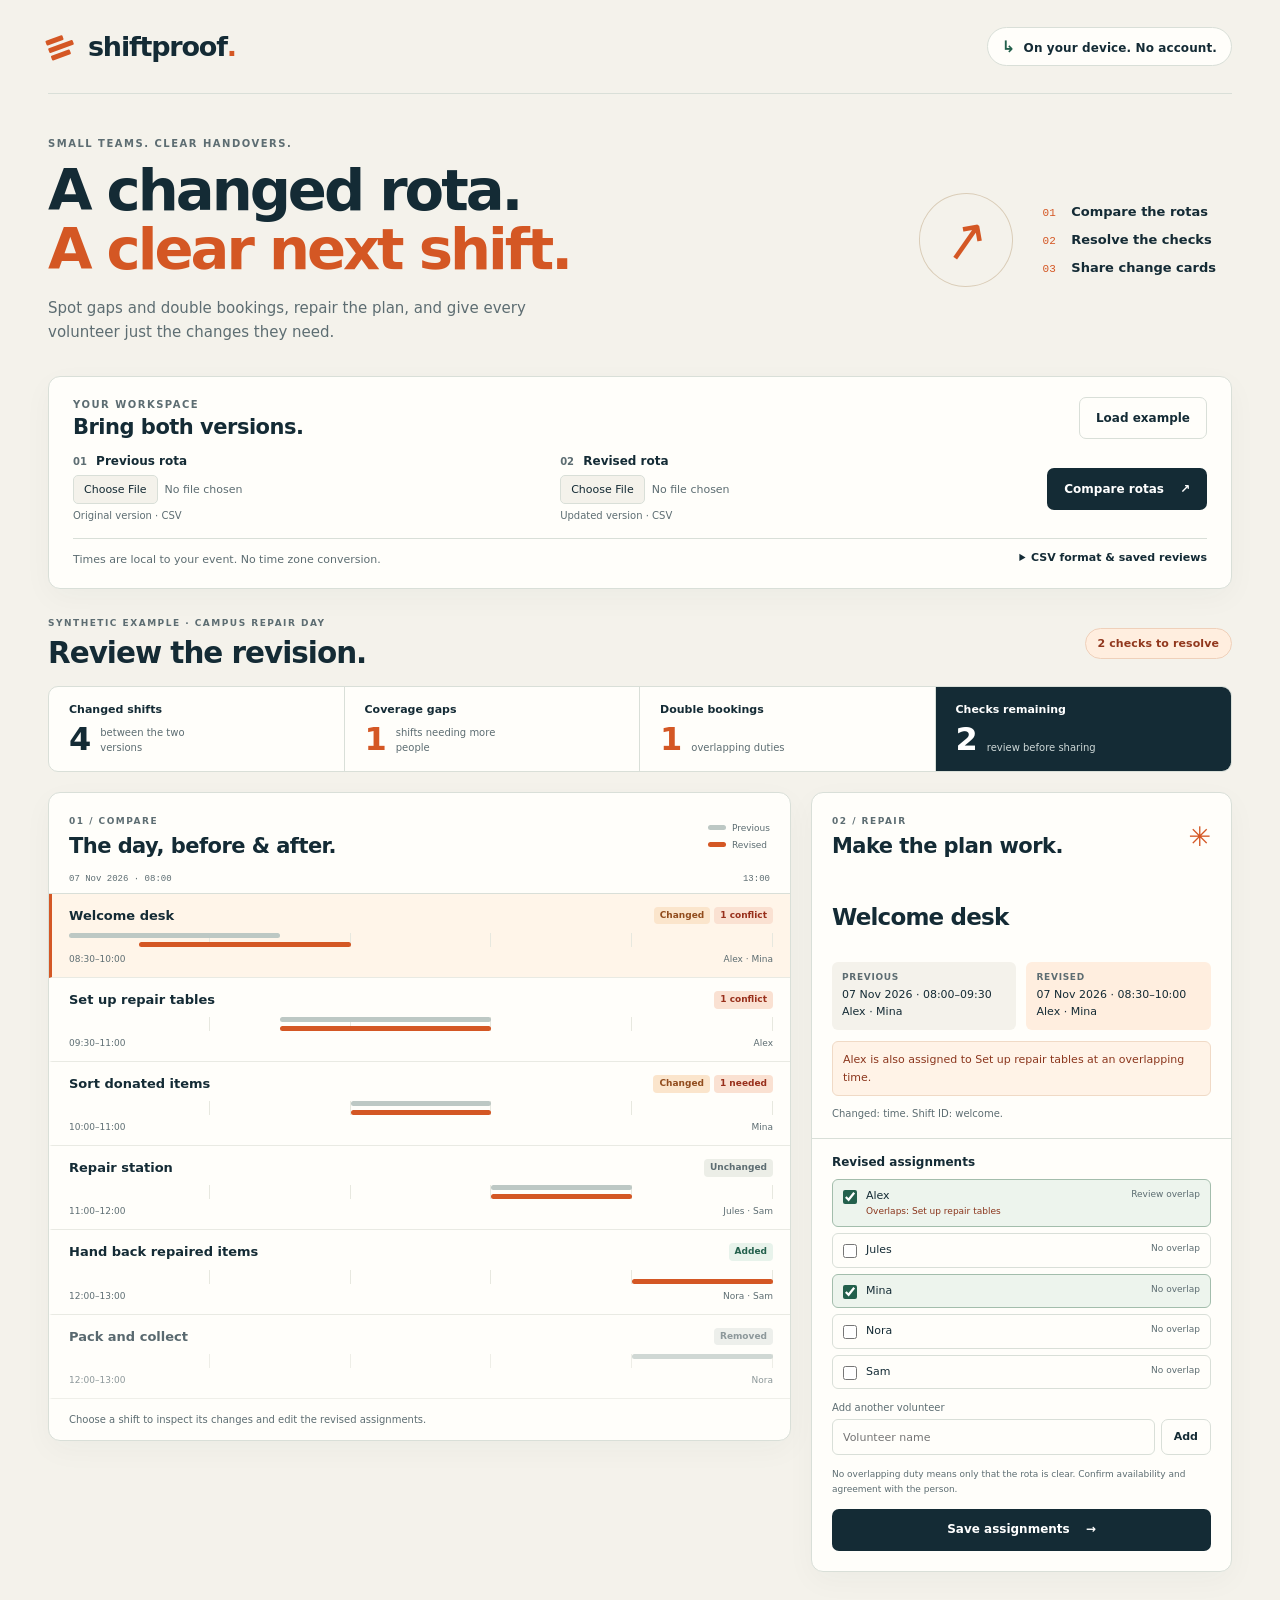
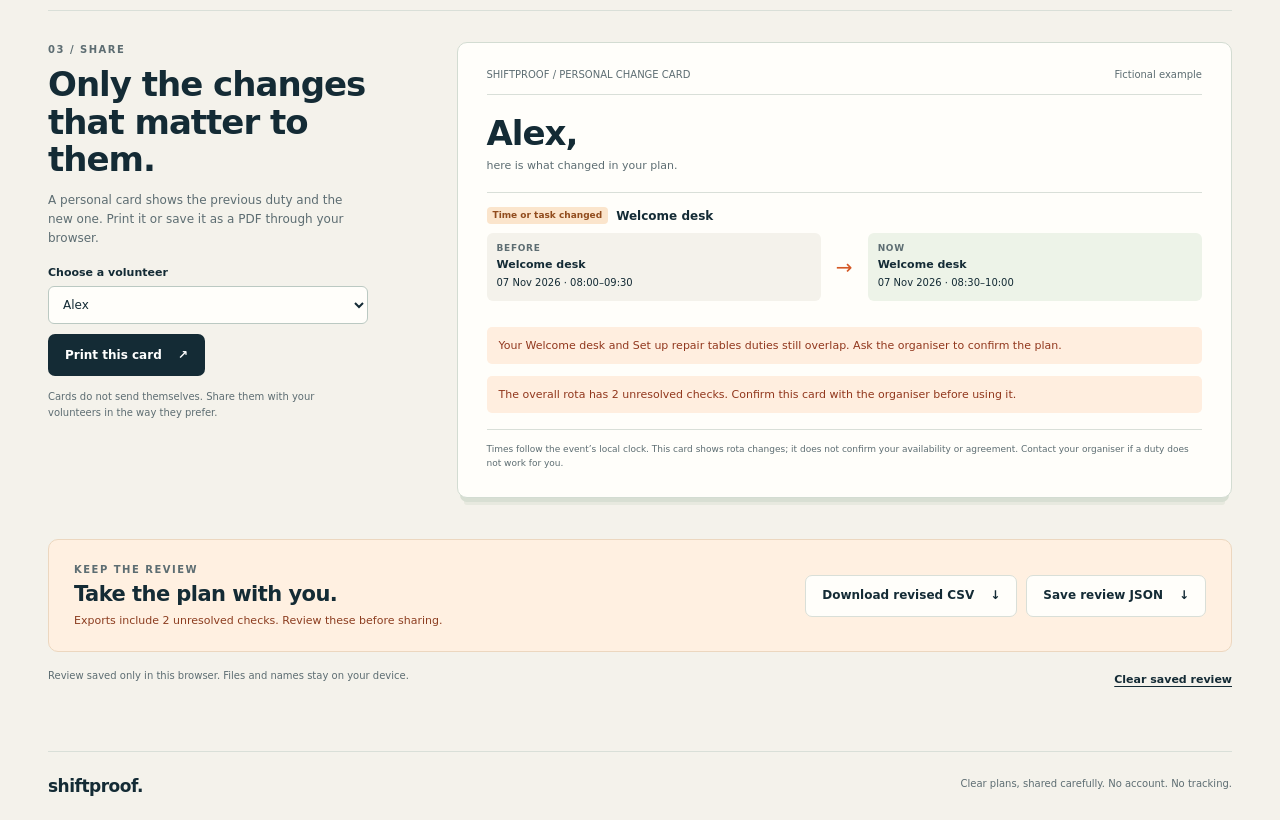
<file: index.html>
<!doctype html>
<html lang="en">
<head>
  <meta charset="utf-8">
  <meta http-equiv="Content-Security-Policy" content="default-src 'self'; script-src 'self'; connect-src 'self'; img-src 'self' blob: data:; style-src 'self' 'unsafe-inline'; worker-src 'self'; object-src 'none'; base-uri 'self'; form-action 'none'">
  <meta name="viewport" content="width=device-width,initial-scale=1">
  <meta name="theme-color" content="#142b35">
  <meta name="description" content="Compare volunteer rotas, repair gaps and double bookings, and share clear individual change cards. Works on your device without an account.">
  <title>Shiftproof — make the next shift clear</title>
  <link rel="icon" href="icon.svg" type="image/svg+xml">
  <link rel="manifest" href="manifest.webmanifest">
  <link rel="stylesheet" href="style.css">
</head>
<body>
  <div class="app-shell">
    <header class="site-header">
      <a class="brand" href="#" aria-label="Shiftproof home"><span class="brand-mark" aria-hidden="true"><span></span><span></span><span></span></span>shiftproof<span class="brand-dot">.</span></a>
      <span id="offline-pill" class="local-pill"><span aria-hidden="true">↳</span> On your device. No account.</span>
    </header>
    <main>
      <section class="intro" aria-labelledby="page-title">
        <div><p class="eyebrow">SMALL TEAMS. CLEAR HANDOVERS.</p><h1 id="page-title">A changed rota.<br><span>A clear next shift.</span></h1><p class="intro-copy">Spot gaps and double bookings, repair the plan, and give every volunteer just the changes they need.</p></div>
        <div class="intro-aside"><span class="orbit" aria-hidden="true">↗</span><ol class="steps" aria-label="Review workflow"><li><span>01</span> Compare the rotas</li><li><span>02</span> Resolve the checks</li><li><span>03</span> Share change cards</li></ol></div>
      </section>

      <section class="input-panel" aria-labelledby="input-heading">
        <div class="input-heading"><div><p class="eyebrow">YOUR WORKSPACE</p><h2 id="input-heading">Bring both versions.</h2></div><button id="demo-button" class="button quiet" type="button">Load example</button></div>
        <div class="import-controls">
          <div class="file-control"><label for="before-file"><span class="number-label">01</span> Previous rota</label><input id="before-file" type="file" accept=".csv,text/csv"><p id="before-file-status" class="file-hint">Original version · CSV</p></div>
          <div class="file-control"><label for="after-file"><span class="number-label">02</span> Revised rota</label><input id="after-file" type="file" accept=".csv,text/csv"><p id="after-file-status" class="file-hint">Updated version · CSV</p></div>
          <button id="compare-button" class="button primary" type="button">Compare rotas <span aria-hidden="true">↗</span></button>
        </div>
        <div class="input-foot"><p>Times are local to your event. No time zone conversion.</p><details><summary>CSV format &amp; saved reviews</summary><div class="format-help"><p>Use these six headers. Separate volunteer names with semicolons.</p><code>shift_id,task,start,end,required,volunteers</code><p>Dates: <code>2026-11-07T08:30</code>. Limit: 512 KB / 1,000 shifts per rota.</p><button id="download-template" class="text-button" type="button">Download an example CSV</button><label for="review-file" class="review-label">Reopen a saved review (JSON)</label><input id="review-file" type="file" accept=".json,application/json"></div></details></div>
        <p id="import-error" class="error-message" role="alert" hidden></p>
      </section>

      <section class="review-heading" aria-labelledby="review-title"><div><p id="data-label" class="eyebrow">SYNTHETIC EXAMPLE · CAMPUS REPAIR DAY</p><h2 id="review-title">Review the revision.</h2></div><span id="review-badge" class="review-badge">Checking the plan</span></section>
      <div class="metrics" aria-label="Rota review totals">
        <div class="metric"><span class="metric-label">Changed shifts</span><strong id="change-count">0</strong><span class="metric-detail">between the two versions</span></div>
        <div class="metric warning"><span class="metric-label">Coverage gaps</span><strong id="gap-count">0</strong><span class="metric-detail">shifts needing more people</span></div>
        <div class="metric warning"><span class="metric-label">Double bookings</span><strong id="conflict-count">0</strong><span class="metric-detail">overlapping duties</span></div>
        <div class="metric total"><span class="metric-label">Checks remaining</span><strong id="issue-count">0</strong><span class="metric-detail">review before sharing</span></div>
      </div>

      <div class="workspace">
        <section class="rota-panel" aria-labelledby="rota-heading"><div class="panel-heading"><div><p class="eyebrow">01 / COMPARE</p><h3 id="rota-heading">The day, before &amp; after.</h3></div><div class="legend"><span><i class="before-key"></i>Previous</span><span><i class="after-key"></i>Revised</span></div></div><div id="timeline-heading" class="timeline-heading" aria-hidden="true"></div><div id="shift-list" class="shift-list"></div><p class="panel-note">Choose a shift to inspect its changes and edit the revised assignments.</p></section>
        <section class="repair-panel" aria-labelledby="repair-heading"><div class="panel-heading"><div><p class="eyebrow">02 / REPAIR</p><h3 id="repair-heading">Make the plan work.</h3></div><span aria-hidden="true" class="panel-symbol">✳</span></div><div id="shift-detail"></div><form id="assignment-form"><fieldset id="assignment-fieldset"><legend>Revised assignments</legend><div id="assignment-list" class="assignment-list"></div><div class="add-person"><label for="new-person">Add another volunteer</label><div><input id="new-person" type="text" maxlength="120" placeholder="Volunteer name" autocomplete="off"><button id="add-person" class="button quiet" type="button">Add</button></div></div><p class="assignment-note">No overlapping duty means only that the rota is clear. Confirm availability and agreement with the person.</p><button id="apply-assignment" class="button primary wide" type="submit">Save assignments <span aria-hidden="true">→</span></button></fieldset></form><p id="assignment-error" class="error-message" role="alert" hidden></p></section>
      </div>

      <section class="share-section" aria-labelledby="share-heading"><div class="share-intro"><p class="eyebrow">03 / SHARE</p><h2 id="share-heading">Only the changes<br>that matter to them.</h2><p>A personal card shows the previous duty and the new one. Print it or save it as a PDF through your browser.</p><label for="person-select">Choose a volunteer</label><select id="person-select"></select><button id="print-card" class="button primary" type="button">Print this card <span aria-hidden="true">↗</span></button><p class="small-note">Cards do not send themselves. Share them with your volunteers in the way they prefer.</p></div><div id="card-preview" class="card-preview" aria-live="polite"></div></section>
      <section class="export-panel" aria-labelledby="export-heading"><div><p class="eyebrow">KEEP THE REVIEW</p><h3 id="export-heading">Take the plan with you.</h3><p id="export-note">Download the revised rota and a review you can reopen here.</p></div><div class="export-actions"><button id="download-csv" class="button quiet" type="button">Download revised CSV <span aria-hidden="true">↓</span></button><button id="download-json" class="button quiet" type="button">Save review JSON <span aria-hidden="true">↓</span></button></div></section>
      <div class="workspace-footer"><p id="storage-status">Checking local storage…</p><button id="reset-button" class="text-button" type="button">Clear saved review</button></div>
      <p id="status" class="status-message" role="status" aria-live="polite"></p>
    </main>
    <footer class="site-footer"><span>shiftproof.</span><p>Clear plans, shared carefully. No account. No tracking.</p></footer>
  </div>
  <script type="module" src="app.js"></script>
</body>
</html>
</file>
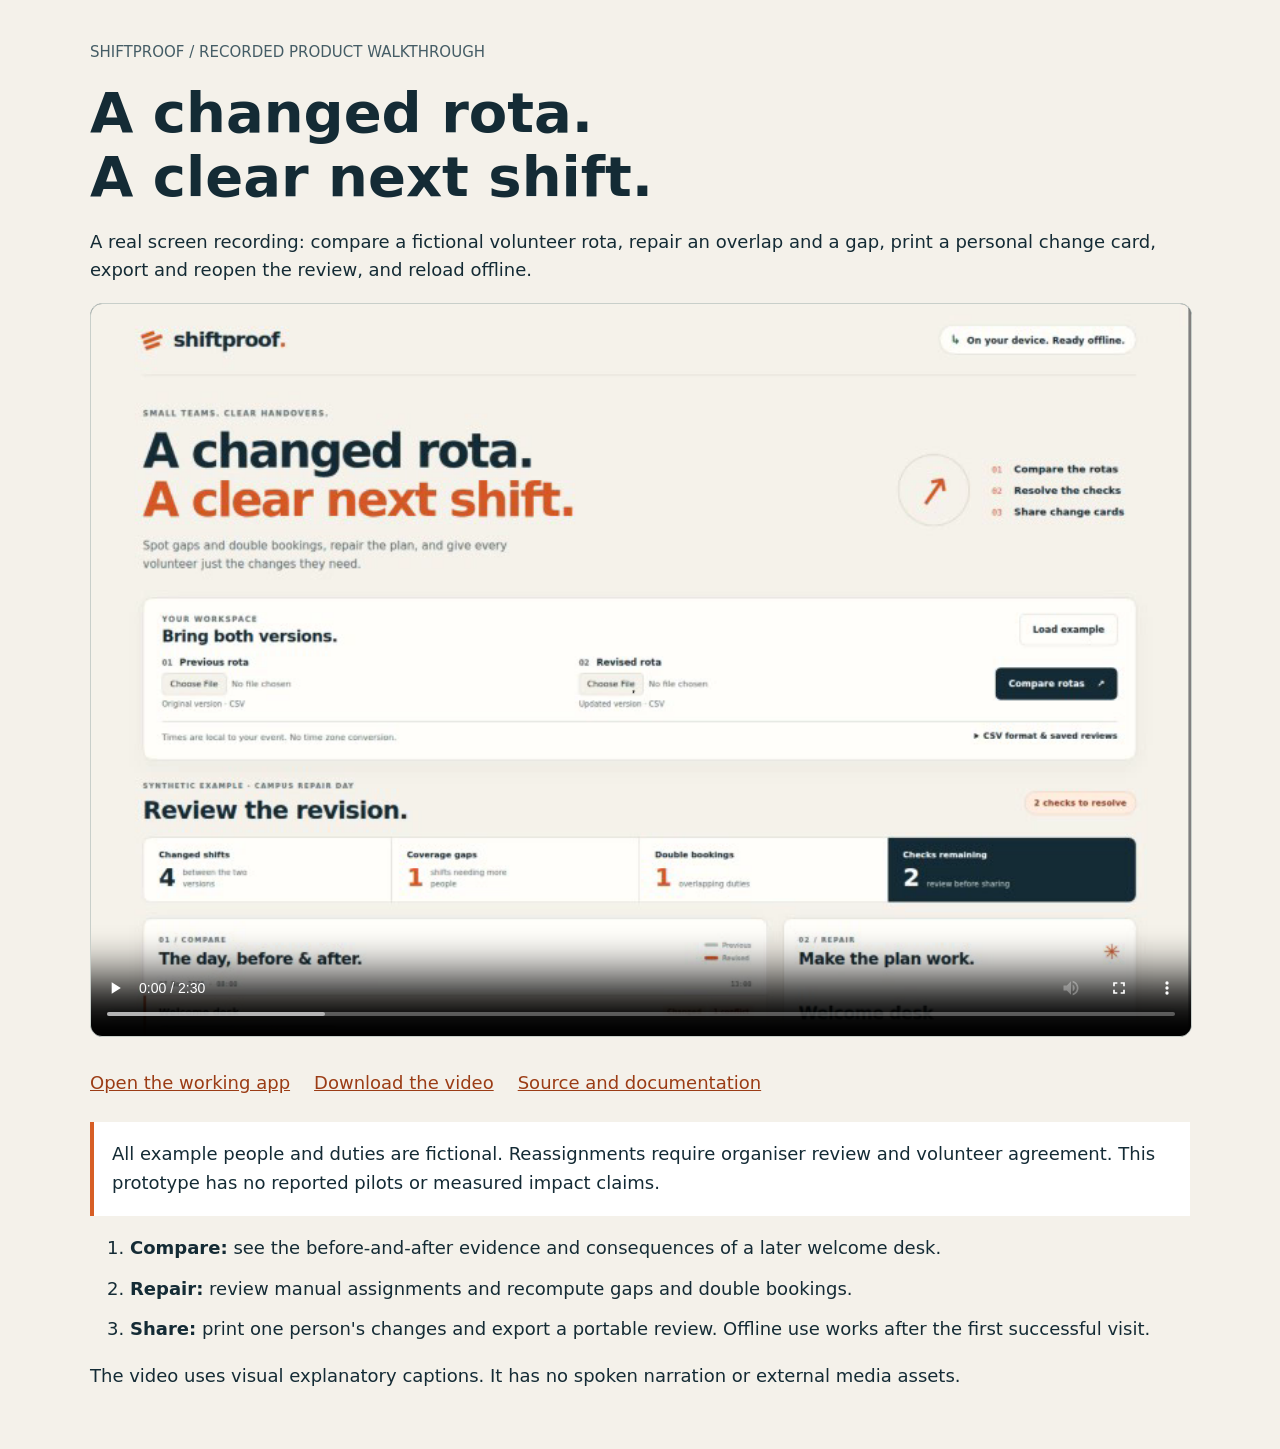
<file: demo.html>
<!doctype html>
<html lang="en"><head><meta charset="utf-8"><meta http-equiv="Content-Security-Policy" content="default-src 'self'; script-src 'self'; connect-src 'self'; img-src 'self' blob: data:; style-src 'self' 'unsafe-inline'; object-src 'none'; base-uri 'self'"><meta name="viewport" content="width=device-width,initial-scale=1"><meta name="description" content="A real recorded walkthrough of Shiftproof's compare, repair and share workflow."><title>Shiftproof — product walkthrough</title><link rel="icon" href="icon.svg"><style>body{margin:0;background:#f4f1ea;color:#142b35;font:18px/1.6 system-ui}main{max-width:1100px;margin:0 auto;padding:40px 24px}a{color:#9b3c15}h1{font-size:clamp(32px,5vw,56px);line-height:1.15;margin:.3em 0}video{width:100%;background:#142b35;border-radius:12px;border:1px solid #c8cfca}small{display:block;color:#455d66}nav{display:flex;gap:24px;flex-wrap:wrap;margin:24px 0}.note{padding:18px;border-left:4px solid #d75e25;background:#fff}li{margin:12px 0}</style></head><body><main><small>SHIFTPROOF / RECORDED PRODUCT WALKTHROUGH</small><h1>A changed rota.<br>A clear next shift.</h1><p>A real screen recording: compare a fictional volunteer rota, repair an overlap and a gap, print a personal change card, export and reopen the review, and reload offline.</p><video controls preload="metadata" aria-label="Shiftproof product demo with on-screen explanatory captions"><source src="demo.webm" type="video/webm">Your browser cannot play this video. Download the WebM below or use the interactive workspace.</video><nav><a href="./">Open the working app</a><a href="demo.webm">Download the video</a><a href="https://github.com/x44ylan/shiftproof">Source and documentation</a></nav><p class="note">All example people and duties are fictional. Reassignments require organiser review and volunteer agreement. This prototype has no reported pilots or measured impact claims.</p><ol><li><strong>Compare:</strong> see the before-and-after evidence and consequences of a later welcome desk.</li><li><strong>Repair:</strong> review manual assignments and recompute gaps and double bookings.</li><li><strong>Share:</strong> print one person's changes and export a portable review. Offline use works after the first successful visit.</li></ol><p>The video uses visual explanatory captions. It has no spoken narration or external media assets.</p></main></body></html>
</file>
<file: style.css>
:root{--ink:#142b35;--muted:#5d6d72;--paper:#f4f2eb;--white:#fffefa;--line:#d9dfd8;--orange:#d45724;--orange-pale:#ffeedf;--green:#23604c;--green-pale:#e8f3eb;--shadow:0 9px 30px #142b3509;font-family:Inter,ui-sans-serif,system-ui,-apple-system,BlinkMacSystemFont,"Segoe UI",sans-serif;color:var(--ink);background:var(--paper);font-synthesis:none;color-scheme:light}*{box-sizing:border-box}body{margin:0}button,input,select{font:inherit}button,a,input,select,summary{outline-offset:4px}:focus-visible{outline:3px solid var(--orange)}button{cursor:pointer}button:disabled{cursor:not-allowed;opacity:.5}a{color:inherit}h1,h2,h3,p{margin:0}h2{font-size:clamp(24px,2.3vw,32px);font-weight:650;letter-spacing:-1px}h3{font-size:21px;letter-spacing:-.55px}p{line-height:1.55}.app-shell{max-width:1400px;margin:auto;padding:0 48px}.site-header{display:flex;align-items:center;justify-content:space-between;padding:27px 0;border-bottom:1px solid var(--line)}.brand{display:inline-flex;gap:8px;align-items:center;font-size:27px;font-weight:750;letter-spacing:-1.2px;text-decoration:none}.brand-dot{color:var(--orange);margin-left:-8px}.brand-mark{display:grid;gap:3px;transform:rotate(-20deg);margin-right:6px}.brand-mark span{display:block;width:18px;height:5px;background:var(--orange);border-radius:1px}.brand-mark span:nth-child(2){width:26px}.brand-mark span:nth-child(3){width:20px}.local-pill{font-size:12px;font-weight:600;letter-spacing:.1px;background:var(--white);padding:9px 14px;border:1px solid var(--line);border-radius:50px}.local-pill span{color:var(--green);font-size:16px;margin-right:4px}.intro{display:flex;align-items:center;justify-content:space-between;padding:42px 0 32px;gap:40px}.eyebrow{font-size:10px;letter-spacing:1.5px;font-weight:750;color:var(--muted);margin-bottom:9px}.intro h1{font-size:clamp(42px,4.5vw,62px);font-weight:650;line-height:1.04;letter-spacing:-3px}.intro h1 span{color:var(--orange)}.intro-copy{font-size:15px;max-width:530px;margin-top:17px;color:var(--muted)}.intro-aside{display:flex;align-items:center;gap:30px;margin-right:16px}.orbit{display:grid;place-items:center;width:94px;height:94px;font-size:55px;border:1px solid #dacdb8;border-radius:50%;color:var(--orange);transform:rotate(-10deg)}.steps{list-style:none;margin:0;padding:0;display:grid;gap:13px;font-size:13px;font-weight:600}.steps span{font:11px ui-monospace,monospace;color:var(--orange);margin-right:11px}.input-panel{border:1px solid var(--line);border-radius:12px;background:var(--white);padding:20px 24px;box-shadow:var(--shadow)}.input-heading,.review-heading,.panel-heading{display:flex;justify-content:space-between;align-items:center;gap:16px}.input-heading h2{font-size:21px;letter-spacing:-.5px}.input-heading .eyebrow{margin-bottom:3px}.button{border:1px solid transparent;border-radius:7px;padding:11px 16px;display:inline-flex;align-items:center;justify-content:center;gap:16px;font-size:12px;font-weight:650;line-height:1.4;min-height:42px;transition:background .15s}.button.primary{background:var(--ink);color:#fff}.button.primary:hover{background:#264651}.button.quiet{background:var(--white);border-color:var(--line);color:var(--ink)}.button.quiet:hover{background:var(--paper);border-color:#aebdb3}.button.wide{width:100%}.import-controls{display:grid;grid-template-columns:1fr 1fr auto;gap:18px;align-items:center;margin-top:15px}.file-control label{font-size:12px;font-weight:650;display:block;margin-bottom:7px}.number-label{color:var(--muted);font-size:10px;margin-right:5px}.file-control input{display:block;width:100%;min-width:0;color:var(--muted);font-size:11px}.file-control input::file-selector-button{font:inherit;border:1px solid var(--line);background:var(--paper);border-radius:5px;padding:7px 10px;margin-right:7px;color:var(--ink);cursor:pointer}.file-hint{margin-top:4px;font-size:10px;color:var(--muted)}.input-foot{display:flex;align-items:start;justify-content:space-between;gap:20px;margin-top:14px;padding-top:12px;border-top:1px solid var(--line);font-size:11px;color:var(--muted)}.input-foot details{max-width:600px}.input-foot summary{cursor:pointer;color:var(--ink);font-weight:600}.format-help{padding:12px 0;line-height:1.7}.format-help code{font-size:10px;overflow-wrap:anywhere}.review-label{display:block;font-weight:650;color:var(--ink);margin:10px 0 5px}.text-button{font-size:11px;font-weight:600;color:var(--ink);border:0;background:none;padding:4px 0;text-decoration:underline;text-underline-offset:3px;line-height:1.5}.review-heading{margin:28px 0 16px}.review-heading .eyebrow{font-size:9px;margin-bottom:5px}.review-badge{font-size:11px;font-weight:650;letter-spacing:.1px;padding:8px 12px;background:var(--orange-pale);color:#91371d;border-radius:50px;border:1px solid #efd0ba}.review-badge.clear{color:var(--green);background:var(--green-pale);border-color:#c2dac8}.metrics{display:grid;grid-template-columns:repeat(4,1fr);margin-bottom:20px;border:1px solid var(--line);border-radius:10px;overflow:hidden;background:var(--white)}.metric{padding:16px 20px;border-right:1px solid var(--line);display:grid;grid-template-columns:auto 1fr;column-gap:10px}.metric:last-child{border:0}.metric-label{grid-column:1/-1;font-size:11px;font-weight:650;margin-bottom:7px}.metric strong{font-size:32px;font-weight:600;line-height:1;letter-spacing:-1px}.metric-detail{align-self:end;color:var(--muted);font-size:10px;line-height:1.5;max-width:120px}.metric.warning strong{color:var(--orange)}.metric.total{background:var(--ink);color:white}.metric.total .metric-detail{color:#ced8d7}.workspace{display:grid;grid-template-columns:minmax(0,1.5fr) minmax(310px,.85fr);gap:20px;align-items:start}.rota-panel,.repair-panel{border:1px solid var(--line);border-radius:12px;background:var(--white);box-shadow:var(--shadow);overflow:hidden}.panel-heading{padding:22px 20px 16px}.panel-heading .eyebrow{font-size:9px;margin-bottom:5px}.legend{display:grid;gap:7px;font-size:9px;color:var(--muted)}.legend span{display:flex;align-items:center;gap:6px}.legend i{display:inline-block;width:18px;height:5px;border-radius:3px}.before-key{background:#bdc8c4}.after-key{background:var(--orange)}.timeline-heading{display:flex;justify-content:space-between;font:9px ui-monospace,monospace;color:var(--muted);padding:0 20px 9px;margin-left:0;border-bottom:1px solid var(--line)}.shift-row{width:100%;display:block;text-align:left;border:0;border-left:3px solid transparent;border-bottom:1px solid #e9eae3;padding:13px 17px;background:transparent;color:var(--ink)}.shift-row:hover{background:#f8f6ee}.shift-row[aria-pressed="true"]{border-left-color:var(--orange);background:#fff5e9}.shift-row.removed{opacity:.7}.row-top{display:flex;align-items:start;justify-content:space-between;gap:10px}.row-task{font-size:13px;font-weight:650;line-height:1.4;overflow-wrap:anywhere}.row-tags{display:flex;flex-wrap:wrap;justify-content:flex-end;gap:4px}.tag{display:inline-flex;align-items:center;gap:3px;font-size:9px;font-weight:650;line-height:1.3;padding:3px 6px;border-radius:4px;white-space:nowrap;background:#eceee7;color:var(--muted)}.tag.changed{color:#914c1d;background:#fbe5cc}.tag.gap,.tag.conflict{color:#982f1b;background:#fae1d2}.tag.added{color:var(--green);background:var(--green-pale)}.tag.removed{color:var(--muted);background:#e6e9e6}.timeline-tracks{margin-top:8px;position:relative;display:grid;gap:4px;background:repeating-linear-gradient(to right,transparent 0,transparent calc(20% - 1px),#e7e8df calc(20% - 1px),#e7e8df 20%);min-height:13px}.track-line{height:5px;border-radius:3px;min-width:3px}.track-line.old{background:#bdc8c4}.track-line.new{background:var(--orange)}.track-placeholder{height:5px}.row-bottom{display:flex;justify-content:space-between;gap:10px;margin-top:7px;font-size:9px;color:var(--muted)}.row-bottom span{overflow-wrap:anywhere}.row-time{font-variant-numeric:tabular-nums;white-space:nowrap}.panel-note{font-size:10px;padding:13px 20px;color:var(--muted);line-height:1.5}.panel-symbol{font-size:27px;color:var(--orange)}#shift-detail{padding:0 20px 17px;border-bottom:1px solid var(--line)}.detail-title{font-size:23px;line-height:1.2;letter-spacing:-.8px;font-weight:650;overflow-wrap:anywhere}.detail-comparison{display:grid;grid-template-columns:1fr 1fr;gap:10px;margin-top:15px}.detail-cell{background:var(--paper);border-radius:6px;padding:10px}.detail-cell.revised{background:var(--orange-pale)}.detail-label{display:block;font-size:9px;letter-spacing:.7px;color:var(--muted);font-weight:700;text-transform:uppercase;margin-bottom:5px}.detail-cell p{font-size:11px;line-height:1.5;overflow-wrap:anywhere}.detail-issue{font-size:11px;color:#8b361d;margin-top:11px;padding:9px 10px;background:#fff3e7;border:1px solid #f0dac6;border-radius:6px}.detail-clear{color:var(--green);font-size:11px;margin-top:11px}.detail-evidence{font-size:10px;color:var(--muted);margin-top:10px}.assignment-form{padding:0}#assignment-form{padding:16px 20px 20px}fieldset{border:0;padding:0;margin:0;min-width:0}legend{padding:0;font-size:12px;font-weight:700;margin-bottom:10px}.assignment-list{display:grid;gap:6px;max-height:255px;overflow:auto}.candidate{display:flex;gap:9px;align-items:start;border:1px solid var(--line);border-radius:6px;padding:8px 10px;font-size:11px;cursor:pointer}.candidate:has(input:checked){border-color:#a3bdac;background:#edf4ed}.candidate input{accent-color:var(--green);margin:2px 0 0;flex:none;width:14px;height:14px}.candidate-text{flex:1;overflow-wrap:anywhere;line-height:1.5}.candidate small{display:block;color:#8b361d;font-size:9px}.candidate .candidate-status{font-size:9px;color:var(--muted);white-space:nowrap;padding-top:1px}.add-person{margin-top:13px}.add-person label{display:block;font-size:10px;color:var(--muted);margin-bottom:6px}.add-person>div{display:flex;gap:6px}.add-person input{width:100%;min-width:0;border:1px solid var(--line);border-radius:6px;padding:9px 10px;font-size:11px;background:var(--white);color:var(--ink)}.add-person .button{padding:8px 12px;min-height:36px;font-size:11px}.assignment-note{font-size:9px;color:var(--muted);line-height:1.65;margin:12px 0}.error-message{border:1px solid #e7b6a7;background:#fff0eb;color:#943019;border-radius:6px;font-size:12px;padding:11px 13px;margin-top:12px;overflow-wrap:anywhere}#assignment-error{margin:0 20px 20px}.share-section{display:grid;grid-template-columns:minmax(230px,.75fr) minmax(0,1.6fr);gap:45px;margin-top:38px;padding:31px 0;border-top:1px solid var(--line)}.share-intro h2{font-size:34px;line-height:1.1}.share-intro>p:not(.eyebrow){font-size:12px;color:var(--muted);margin:13px 0;max-width:320px}.share-intro label{display:block;font-size:11px;font-weight:650;margin:19px 0 7px}.share-intro select{display:block;width:100%;max-width:320px;padding:10px;border:1px solid #bbc9c2;border-radius:6px;font-size:12px;color:var(--ink);background:var(--white);margin-bottom:10px}.share-intro .small-note{font-size:10px!important;line-height:1.6}.card-preview{padding:26px 29px;background:var(--white);border:1px solid #d3dcd2;border-radius:10px;box-shadow:0 7px 0 -3px #d8dfd3,0 14px 0 -7px #e7e9df;align-self:start;min-height:275px}.card-topline{display:flex;align-items:center;justify-content:space-between;font-size:10px;color:var(--muted);padding-bottom:14px;border-bottom:1px solid var(--line)}.card-person{font-size:34px;font-weight:650;letter-spacing:-1px;margin-top:18px}.card-subtitle{font-size:11px;color:var(--muted);margin:4px 0 18px}.notice{border-top:1px solid var(--line);padding:14px 0}.notice-head{font-size:12px;font-weight:650;display:flex;align-items:center;gap:8px;margin-bottom:9px}.notice-flow{display:grid;grid-template-columns:1fr auto 1fr;gap:15px;align-items:center;font-size:11px}.notice-flow>span{color:var(--orange);font-size:20px}.notice-state{padding:10px;border-radius:6px;background:var(--paper)}.notice-state.new{background:#edf3e8}.notice-state strong{font-size:11px;display:block;margin-bottom:4px;overflow-wrap:anywhere}.notice-state p{font-size:10px}.card-warning{padding:10px 12px;margin-top:12px;font-size:11px;color:#91371d;background:var(--orange-pale);border-radius:5px}.card-footnote{font-size:9px;color:var(--muted);margin-top:16px;padding-top:13px;border-top:1px solid var(--line)}.card-empty{font-size:13px;padding:18px 0;color:var(--muted)}.export-panel{display:flex;align-items:center;justify-content:space-between;gap:20px;padding:22px 25px;background:#e7ece4;border:1px solid #d5ded1;border-radius:10px;margin-top:10px}.export-panel .eyebrow{margin-bottom:5px}.export-panel p:not(.eyebrow){color:var(--muted);font-size:11px;margin-top:6px}.export-actions{display:flex;gap:9px}.export-panel.has-issues{background:#fff0e1;border-color:#ecd7bf}.export-panel.has-issues #export-note{color:#8c3d20}.workspace-footer{display:flex;justify-content:space-between;gap:20px;margin-top:16px;font-size:10px;color:var(--muted)}.status-message{font-size:12px;font-weight:600;min-height:24px;margin:10px 0;color:var(--green)}.site-footer{margin-top:24px;padding:24px 0;border-top:1px solid var(--line);display:flex;justify-content:space-between;gap:20px;color:var(--muted);font-size:10px}.site-footer>span{font-size:17px;letter-spacing:-.5px;font-weight:700;color:var(--ink)}[hidden]{display:none!important}
@media(min-width:1500px){.app-shell{padding:0 64px}}@media(max-width:1050px){.app-shell{padding:0 28px}.intro-aside{gap:15px;margin:0}.orbit{width:65px;height:65px;font-size:42px}.workspace{grid-template-columns:minmax(0,1.1fr) minmax(310px,.9fr)}.metric{padding:15px}.metric-detail{font-size:9px}.export-panel{align-items:start;flex-direction:column}.intro h1{font-size:50px}.share-section{gap:25px}.row-top{flex-direction:column;gap:5px}.row-tags{justify-content:start}}
@media(max-width:760px){.app-shell{padding:0 18px}.site-header{padding:20px 0}.brand{font-size:24px}.local-pill{font-size:9px;padding:7px 9px}.intro{padding:30px 0 23px;gap:20px;align-items:start}.intro h1{font-size:44px;letter-spacing:-2.3px}.intro-copy{font-size:13px}.intro-aside{display:none}.input-panel{padding:17px}.input-heading h2{font-size:19px}.input-heading .eyebrow{font-size:9px}.import-controls{grid-template-columns:1fr 1fr;gap:14px}.import-controls>.button{grid-column:1/-1;width:100%}.input-foot{flex-direction:column;gap:8px}.metrics{grid-template-columns:1fr 1fr}.metric:nth-child(2){border-right:0}.metric:nth-child(-n+2){border-bottom:1px solid var(--line)}.metric strong{font-size:29px}.metric-detail{font-size:9px}.workspace{grid-template-columns:1fr}.review-heading h2{font-size:27px}.review-badge{font-size:10px}.panel-heading{padding:19px 18px 15px}.panel-heading h3{font-size:20px}.row-top{flex-direction:row}.row-tags{justify-content:end}.shift-row{padding:14px 15px}.share-section{grid-template-columns:1fr;gap:22px;padding-top:26px;margin-top:28px}.share-intro h2{font-size:32px}.share-intro h2 br{display:none}.share-intro>p:not(.eyebrow){max-width:none}.share-intro select{max-width:none}.share-intro .small-note{max-width:340px!important}.card-preview{padding:21px}.export-panel{padding:19px}.export-actions{flex-direction:column;width:100%}.export-actions .button{width:100%;justify-content:space-between}.workspace-footer{font-size:9px;align-items:start}.workspace-footer p{max-width:220px}.site-footer p{max-width:195px;text-align:right}.notice-flow{gap:8px}.notice-state{padding:8px}.review-heading .eyebrow{font-size:8px;letter-spacing:1px}.metric-label{font-size:10px}}
@media(prefers-reduced-motion:reduce){*,*::before,*::after{transition:none!important;scroll-behavior:auto!important}}
@media print{body{background:#fff;color:#111}.app-shell{max-width:none;padding:0}.app-shell>*:not(main),main>*:not(.share-section),.share-intro{display:none!important}.share-section{display:block;border:0;margin:0;padding:0}.card-preview{border:1px solid #aaa;box-shadow:none;border-radius:0;padding:20px;min-height:0;break-inside:avoid}.notice-state,.notice-state.new{background:#fff;border:1px solid #bbb}.card-topline{color:#333}.card-warning{color:#111;background:#fff;border:1px solid #555}.card-subtitle,.card-footnote{color:#333}.card-person{font-size:30px}.notice{break-inside:avoid}.card-preview *{print-color-adjust:exact;-webkit-print-color-adjust:exact}}
</file>
